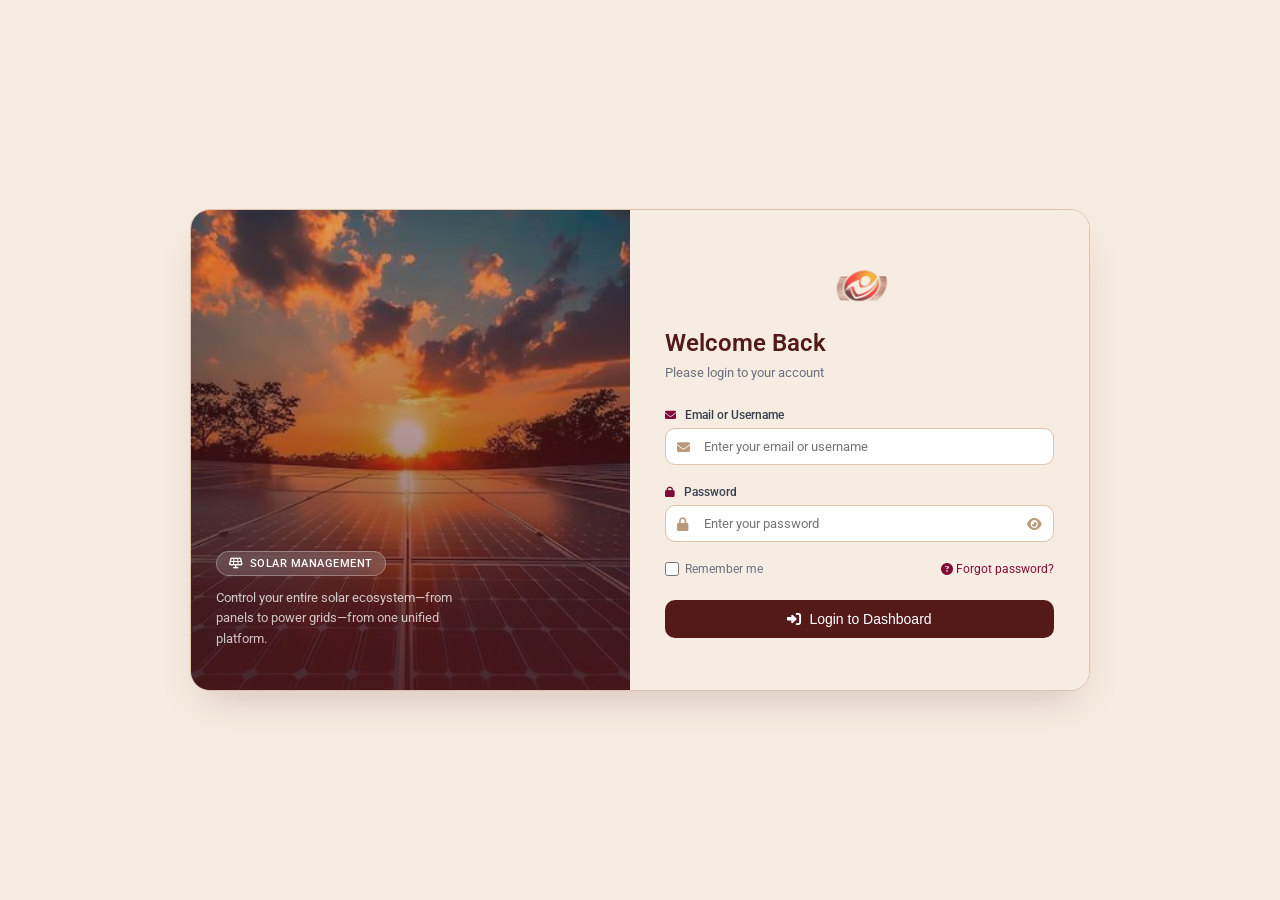
<file: index.html>
<!DOCTYPE html>
<html lang="en">

<head>
    <meta charset="UTF-8">
    <meta name="viewport" content="width=device-width, initial-scale=1.0">
    <title>Sun Greaves EcoTech Software</title>
    <link rel="stylesheet" href="https://cdnjs.cloudflare.com/ajax/libs/font-awesome/6.5.1/css/all.min.css">
    <link href="https://fonts.googleapis.com/css2?family=Roboto:wght@300;400;500;700&display=swap" rel="stylesheet">
    <link rel="icon" href="/favicon.ico" sizes="any" />
    <link rel="icon" type="image/png" sizes="32x32" href="/img/logo.webp" />
    <link rel="icon" type="image/png" sizes="192x192" href="/img/logo.webp" />
    <link rel="apple-touch-icon" href="/img/logo.webp" />
    <meta name="theme-color" content="#541A1A" />
    
    <style>
        * { margin: 0; padding: 0; box-sizing: border-box; }

        body {
            font-family: 'Roboto', sans-serif;
            background-color: #F7ECE1;
            min-height: 100vh;
            display: flex;
            align-items: center;
            justify-content: center;
        }

        .login-container { display: flex; align-items: center; justify-content: center; min-height: 100vh; padding: 20px; width: 100%; }

        .login-card {
            background: white; border-radius: 20px; width: 100%; max-width: 900px; display: flex; overflow: hidden;
            box-shadow: 0 20px 40px -12px rgba(84, 26, 26, 0.18); border: 1.5px solid #DCC3AA;
        }

        .brand-side {
            flex: 1; background-image: url('/img/solar.jpg'); background-size: cover; background-position: center;
            background-repeat: no-repeat; padding: 40px 25px; display: flex; flex-direction: column;
            justify-content: flex-end; align-items: flex-start; position: relative; overflow: hidden; min-height: 480px;
        }
        .brand-side::before {
            content: ''; position: absolute; inset: 0;
            background: linear-gradient(to bottom, rgba(84,26,26,0.15) 0%, rgba(84,26,26,0.55) 60%, rgba(84,26,26,0.8) 100%);
            pointer-events: none; z-index: 0;
        }
        .brand-content { position: relative; z-index: 1; }
        .brand-badge {
            display: inline-flex; align-items: center; gap: 6px; background: rgba(255,255,255,0.15);
            border: 1px solid rgba(255,255,255,0.3); backdrop-filter: blur(6px); color: #fff; font-size: 11px;
            font-weight: 500; padding: 5px 12px; border-radius: 20px; margin-bottom: 12px; letter-spacing: 0.5px; text-transform: uppercase;
        }
        .brand-subtitle { color: rgba(255,255,255,0.75); font-size: 13px; line-height: 1.6; max-width: 260px; }

        .form-side { flex: 1; padding: 45px 35px; display: flex; flex-direction: column; justify-content: center; background: #F7ECE1; }
        .form-side h2 { color: #541A1A; font-size: 24px; font-weight: 600; margin-bottom: 8px; }
        .form-side .welcome-text { color: #6b7280; font-size: 13px; margin-bottom: 28px; }

        .form-group { margin-bottom: 20px; }
        .form-group label { display: block; margin-bottom: 6px; font-size: 12px; font-weight: 500; color: #374151; }
        .form-group label i { margin-right: 6px; color: #810B38; font-size: 11px; }

        .input-wrapper { position: relative; }
        .input-wrapper i { position: absolute; left: 12px; top: 50%; transform: translateY(-50%); color: #B9997C; font-size: 13px; }

        .form-control {
            width: 100%; padding: 10px 12px 10px 38px; border: 1.5px solid #DCC3AA; border-radius: 10px; font-size: 13px;
            transition: all 0.3s ease; font-family: 'Roboto', sans-serif; background: #fff; color: #1F2937;
        }
        .form-control:hover { border-color: #B9997C; box-shadow: 0 2px 6px rgba(84,26,26,0.08); }
        .form-control:focus { outline: none; border-color: #541A1A; box-shadow: 0 0 0 2px rgba(84,26,26,0.15); }

        .password-wrapper { position: relative; }
        .password-toggle { position: absolute; right: 12px; top: 50%; transform: translateY(-50%); cursor: pointer; color: #B9997C; font-size: 13px; }
        .password-toggle:hover { color: #541A1A; }

        .form-options { display: flex; justify-content: space-between; align-items: center; margin-bottom: 24px; }
        .checkbox-label { display: flex; align-items: center; gap: 6px; font-size: 12px; color: #6b7280; cursor: pointer; }
        .checkbox-label input { width: 14px; height: 14px; cursor: pointer; accent-color: #541A1A; }
        .forgot-link { font-size: 12px; color: #810B38; text-decoration: none; transition: color 0.3s; cursor: pointer; }
        .forgot-link:hover { text-decoration: underline; color: #541A1A; }

        .btn-primary {
            width: 100%; padding: 11px; background: #541A1A; color: white; border: none; border-radius: 10px; font-size: 14px;
            font-weight: 500; cursor: pointer; transition: all 0.2s ease; display: flex; align-items: center; justify-content: center; gap: 8px;
        }
        .btn-primary:hover { background: #810B38; transform: translateY(-1px); }
        .btn-primary:active { transform: scale(0.97); transition: transform 0.1s ease; }
        .btn-primary:not(.loading):active { animation: btnBounce 0.35s ease; }
        @keyframes btnBounce { 0% { transform: scale(0.97); } 50% { transform: scale(1.02); } 100% { transform: scale(1); } }

        .alert { padding: 10px; border-radius: 10px; margin-bottom: 20px; font-size: 12px; display: flex; align-items: center; gap: 8px; }
        .alert-error { background: #FFE4E6; color: #9F1239; border: 1px solid #FBCFE0; }
        .alert-success { background: #D1FAE5; color: #047857; border: 1px solid #A7F3D0; }
        .alert i { font-size: 12px; }

        .btn-primary.loading { opacity: 0.7; cursor: not-allowed; }
        .btn-primary.loading i { animation: spin 1s linear infinite; }
        @keyframes spin { from { transform: rotate(0deg); } to { transform: rotate(360deg); } }

        @media (max-width: 768px) {
            .login-card { flex-direction: column; max-width: 400px; }
            .brand-side { min-height: 220px; padding: 24px; justify-content: flex-end; }
            .form-side { padding: 30px; }
        }

        @keyframes fadeIn { from { opacity: 0; } to { opacity: 1; } }
        @keyframes fadeOut { from { opacity: 1; } to { opacity: 0; } }
        @keyframes slideUp { from { transform: translateY(30px); opacity: 0; } to { transform: translateY(0); opacity: 1; } }
        @keyframes progressShrink { from { width: 100%; } to { width: 0%; } }

        .forgot-overlay {
            position: fixed; inset: 0; background: rgba(84,26,26,0.55); backdrop-filter: blur(4px); display: flex;
            align-items: center; justify-content: center; z-index: 9999; animation: fadeIn 0.25s ease;
            font-family: 'Roboto', sans-serif; padding: 16px;
        }
        .forgot-modal {
            background: white; border-radius: 20px; max-width: 420px; width: 100%; padding: 32px 28px;
            box-shadow: 0 25px 50px -12px rgba(0,0,0,0.3); animation: slideUp 0.3s cubic-bezier(0.34,1.56,0.64,1); border-top: 4px solid #541A1A;
        }
        .forgot-modal h3 { font-size: 20px; font-weight: 700; color: #541A1A; margin-bottom: 6px; }
        .forgot-modal .sub-text { font-size: 13px; color: #6b7280; margin-bottom: 20px; }
        .forgot-modal .form-group { margin-bottom: 18px; }
        .forgot-modal .modal-actions { display: flex; justify-content: flex-end; gap: 10px; margin-top: 8px; }
        .forgot-modal .btn-secondary {
            background: transparent; border: 1px solid #DCC3AA; color: #541A1A; padding: 8px 16px; border-radius: 8px;
            font-size: 13px; font-weight: 500; cursor: pointer; transition: all 0.2s;
        }
        .forgot-modal .btn-secondary:hover { background: #F7ECE1; }
        .forgot-modal .btn-primary.small { width: auto; padding: 8px 20px; font-size: 13px; }
        .forgot-modal .alert { margin-top: 10px; margin-bottom: 0; }

        .brand-logo-area { display: flex; justify-content: center; margin-bottom: 20px; }
        .brand-logo-area img { max-height: 48px; width: auto; object-fit: contain; }
    </style>
</head>

<body>
    <div class="login-container">
        <div class="login-card">

            <div class="brand-side">
                <div class="brand-content">
                    <div class="brand-badge"><i class="fas fa-solar-panel"></i> Solar Management</div>
                    <div class="brand-subtitle">
                        Control your entire solar ecosystem—from panels to power grids—from one unified platform.
                    </div>
                </div>
            </div>

            <div class="form-side">
                <div class="brand-logo-area">
                    <img id="companyLogo" src="img/logo.webp" alt="Company Logo" onerror="this.style.display='none'">
                </div>

                <h2>Welcome Back</h2>
                <div class="welcome-text">Please login to your account</div>

                <form id="loginForm" novalidate>
                    <div class="form-group">
                        <label for="email"><i class="fas fa-envelope"></i> Email or Username</label>
                        <div class="input-wrapper">
                            <i class="fas fa-envelope"></i>
                            <input type="text" id="email" class="form-control" required autocomplete="username"
                                placeholder="Enter your email or username">
                        </div>
                    </div>

                    <div class="form-group">
                        <label for="password"><i class="fas fa-lock"></i> Password</label>
                        <div class="password-wrapper">
                            <i class="fas fa-lock" style="left:12px;position:absolute;top:50%;transform:translateY(-50%);z-index:1;color:#B9997C;font-size:13px;"></i>
                            <input type="password" id="password" class="form-control" required autocomplete="current-password"
                                placeholder="Enter your password" style="padding-right: 38px;">
                            <i class="fas fa-eye password-toggle" id="togglePassword"></i>
                        </div>
                    </div>

                    <div class="form-options">
                        <label class="checkbox-label">
                            <input type="checkbox" id="rememberMe"> Remember me
                        </label>
                        <a class="forgot-link" id="forgotLink"><i class="fas fa-question-circle"></i> Forgot password?</a>
                    </div>

                    <div id="loginError" class="alert alert-error" style="display: none;" role="alert">
                        <i class="fas fa-exclamation-triangle"></i>
                        <span id="errorMessage"></span>
                    </div>

                    <button type="submit" class="btn-primary" id="loginBtn">
                        <i class="fas fa-sign-in-alt"></i> Login to Dashboard
                    </button>
                </form>
            </div>

        </div>
    </div>

    <div id="forgotModalContainer"></div>

    <script src="/shared/logger.js"></script>
    <script src="/session.js" data-public="true"></script>
    <script>
        /* ---------------------------------------------------------------- logging + messages */

        /** AppLog is optional. NEVER pass the username, password or any token here. */
        function LOG(level, msg, data) { if (window.AppLog) window.AppLog[level]('AUTH', msg, data); }

        /** Friendly texts for backend error codes (the server message is used when no entry exists). */
        var FRIENDLY = {
            ACCOUNT_INACTIVE: 'Your account has been deactivated. Please contact your administrator.',
            PARTNER_INACTIVE: 'Your company account is inactive. Please contact your administrator.',
            ROLE_INACTIVE: 'Your role is no longer active. Please contact your administrator.',
            SCOPE_NOT_ALLOWED: 'Your account is not set up correctly. Please contact your administrator.',
            VALIDATION_ERROR: 'Please enter your email or username and your password.'
        };

        /* ---------------------------------------------------------------- backend calls */

        /** The backend answers { success, message, data, errorCode, errors }. */
        async function readBody(res) {
            try { return await res.json(); } catch (e) { return {}; }
        }

        /**
         * POST /api/auth/login   { email, password, rememberMe }
         * 200 -> returns body.data { token, accessToken, refreshToken, role, modules[], ... }
         * 401 -> returns null (wrong credentials, one generic answer)
         * 429 / 403 / 400 / 5xx / offline -> throws an Error with a friendly, user-facing message
         */
        async function authenticate(email, password, rememberMe) {
            let res;
            try {
                res = await fetch(window.API_BASE + '/api/auth/login', {
                    method: 'POST',
                    headers: { 'Content-Type': 'application/json', 'Accept': 'application/json' },
                    body: JSON.stringify({ email: email, password: password, rememberMe: !!rememberMe })
                });
            } catch (networkErr) {
                LOG('error', 'login failed: server unreachable');
                throw Object.assign(new Error('Cannot reach the server. Please check your connection and try again.'),
                    { userFacing: true });
            }

            const body = await readBody(res);

            if (res.status === 401) {
                LOG('warn', 'login failed', { status: 401, errorCode: body && body.errorCode });
                return null;
            }
            if (res.ok && body && body.data && body.data.token) return body.data;

            const code = body && body.errorCode;
            LOG('warn', 'login failed', { status: res.status, errorCode: code });
            let message;
            if (res.status === 429) {
                message = (body && body.message) || 'Too many failed attempts. Please wait a few minutes and try again.';
            } else if (FRIENDLY[code]) {
                message = FRIENDLY[code];
            } else if (res.status >= 500) {
                message = 'The server had a problem. Please try again in a moment.';
            } else {
                message = (body && body.message) || 'Sign in failed. Please try again.';
            }
            throw Object.assign(new Error(message), { userFacing: true });
        }

        /** POST /api/auth/forgot-password { identifier } - always answers with the same generic message. */
        async function requestPasswordReset(identifier) {
            let res;
            try {
                res = await fetch(window.API_BASE + '/api/auth/forgot-password', {
                    method: 'POST',
                    headers: { 'Content-Type': 'application/json', 'Accept': 'application/json' },
                    body: JSON.stringify({ identifier: identifier })
                });
            } catch (e) {
                LOG('error', 'forgot password failed: server unreachable');
                throw new Error('Cannot reach the server. Please try again later.');
            }
            const body = await readBody(res);
            if (!res.ok) {
                LOG('warn', 'forgot password failed', { status: res.status, errorCode: body && body.errorCode });
                const first = body && body.errors && body.errors[0] && body.errors[0].message;
                throw new Error(first || (body && body.message) || 'Could not send the reset link.');
            }
            LOG('info', 'forgot password requested');
            return (body && body.message) || 'If an account exists, a password reset link has been sent.';
        }

        function firstModulePath(session) {
            const mods = (session.modules || []).filter(m => m.path);
            const dash = mods.find(m => m.key === 'dashboard');
            return (dash || mods[0] || {}).path || '/dashboard/dashboard.html';
        }

        // Already logged in? Skip the login screen (a forced password change goes to its own page).
        (function () {
            const existing = Session.get();
            if (existing && existing.token && existing.modules && existing.modules.length) {
                window.location.replace(existing.mustChangePassword ? '/change-password.html' : firstModulePath(existing));
            }
        })();

        /* ---------------------------------------------------------------- DOM refs */
        const emailInput = document.getElementById('email');
        const passwordInput = document.getElementById('password');
        const rememberCheckbox = document.getElementById('rememberMe');
        const loginForm = document.getElementById('loginForm');
        const loginBtn = document.getElementById('loginBtn');
        const loginError = document.getElementById('loginError');
        const errorMessage = document.getElementById('errorMessage');
        const forgotLink = document.getElementById('forgotLink');
        const togglePassword = document.getElementById('togglePassword');
        let loginAlertTimer = null;

        // Remember me: only the e-mail/username is remembered, never the password.
        if (localStorage.getItem('rememberedEmail')) {
            emailInput.value = localStorage.getItem('rememberedEmail');
            rememberCheckbox.checked = true;
        }

        togglePassword.addEventListener('click', function () {
            passwordInput.type = passwordInput.type === 'password' ? 'text' : 'password';
            this.classList.toggle('fa-eye-slash');
        });

        function showLoginAlert(msg, kind) {
            clearTimeout(loginAlertTimer);
            loginError.className = 'alert ' + (kind === 'success' ? 'alert-success' : 'alert-error');
            loginError.querySelector('i').className = kind === 'success' ? 'fas fa-check-circle' : 'fas fa-exclamation-triangle';
            errorMessage.textContent = msg;
            loginError.style.display = 'flex';
            loginAlertTimer = setTimeout(() => { loginError.style.display = 'none'; }, kind === 'success' ? 8000 : 8000);
        }
        const showLoginError = msg => showLoginAlert(msg, 'error');

        // One-shot notice left by session.js / change-password / reset-password:
        // "session expired", "account deactivated", "password changed ...".
        (function showNotice() {
            try {
                const raw = sessionStorage.getItem('sqms_login_notice');
                if (!raw) return;
                sessionStorage.removeItem('sqms_login_notice');
                const n = JSON.parse(raw);
                if (n && n.message) {
                    showLoginAlert(n.message, n.kind === 'success' ? 'success' : 'error');
                    LOG('info', 'login page notice', { reason: n.reason || null });
                }
            } catch (e) { /* ignore */ }
        })();

        /* ---------------------------------------------------------------- overlays */
        function showOverlayMessage(type) {
            const existing = document.querySelector('.message-overlay');
            if (existing) existing.remove();

            const overlay = document.createElement('div');
            overlay.className = 'message-overlay';
            overlay.style.cssText = 'position:fixed;top:0;left:0;width:100%;height:100%;background:rgba(84,26,26,0.55);' +
                'backdrop-filter:blur(4px);display:flex;align-items:center;justify-content:center;z-index:9999;' +
                "animation:fadeIn 0.3s ease;font-family:'Roboto',sans-serif;";

            if (type === 'success') {
                overlay.innerHTML = `
                    <div style="background:white;border-radius:16px;padding:32px 40px;max-width:400px;width:90%;text-align:center;animation:slideUp 0.4s cubic-bezier(0.34,1.56,0.64,1);box-shadow:0 20px 40px rgba(84,26,26,0.3);border-top:4px solid #047857;">
                        <div style="width:70px;height:70px;border-radius:50%;background:#D1FAE5;color:#047857;display:flex;align-items:center;justify-content:center;margin:0 auto 20px;font-size:32px;"><i class="fas fa-check-circle"></i></div>
                        <h3 style="font-size:20px;font-weight:700;margin-bottom:12px;color:#541A1A;">Authentication Successful</h3>
                        <p style="font-size:13px;color:#6b7280;line-height:1.5;margin-bottom:20px;">Welcome back! You have successfully logged into the Solar Management.</p>
                        <div style="font-size:11px;color:#9CA3AF;display:flex;align-items:center;justify-content:center;gap:6px;margin-top:16px;padding-top:16px;border-top:1px solid #E9D9C6;"><i class="fas fa-clock"></i> Redirecting to dashboard...</div>
                        <div style="width:100%;height:3px;background:#E9D9C6;border-radius:3px;overflow:hidden;margin-top:20px;"><div style="width:100%;height:100%;background:#047857;animation:progressShrink 1.5s linear forwards;"></div></div>
                    </div>`;
            } else {
                overlay.innerHTML = `
                    <div style="background:white;border-radius:16px;padding:32px 40px;max-width:400px;width:90%;text-align:center;animation:slideUp 0.4s cubic-bezier(0.34,1.56,0.64,1);box-shadow:0 20px 40px rgba(84,26,26,0.3);border-top:4px solid #E11D48;">
                        <div style="width:70px;height:70px;border-radius:50%;background:#FFE4E6;color:#E11D48;display:flex;align-items:center;justify-content:center;margin:0 auto 20px;font-size:32px;"><i class="fas fa-lock"></i></div>
                        <h3 style="font-size:20px;font-weight:700;margin-bottom:12px;color:#541A1A;">Authentication Failed</h3>
                        <p style="font-size:13px;color:#6b7280;line-height:1.5;margin-bottom:20px;">The email / username or password you entered is incorrect. Please verify your credentials and try again.</p>
                        <div style="background:#FEF3C7;border-radius:8px;padding:12px;margin:16px 0;text-align:left;font-size:11px;color:#B45309;">
                            <div style="margin:6px 0;display:flex;gap:8px;"><i class="fas fa-envelope"></i> Use your registered email or username</div>
                            <div style="margin:6px 0;display:flex;gap:8px;"><i class="fas fa-key"></i> Passwords are case-sensitive</div>
                        </div>
                        <button id="tryAgainBtn" style="background:#541A1A;color:white;border:none;padding:8px 20px;border-radius:8px;font-size:12px;font-weight:500;cursor:pointer;margin-top:16px;transition:all 0.2s;">Try Again</button>
                    </div>`;
            }
            document.body.appendChild(overlay);

            if (type !== 'success') {
                const tryBtn = overlay.querySelector('#tryAgainBtn');
                tryBtn.onmouseover = () => tryBtn.style.background = '#810B38';
                tryBtn.onmouseout = () => tryBtn.style.background = '#541A1A';
                tryBtn.onclick = () => { overlay.remove(); passwordInput.focus(); };
            }
        }

        /* ---------------------------------------------------------------- login submit */
        loginForm.addEventListener('submit', async (e) => {
            e.preventDefault();

            const email = emailInput.value.trim();
            const password = passwordInput.value;          // do not trim: spaces may be part of a password

            if (!email || !password) {
                showLoginError('Please enter both email and password');
                return;
            }

            loginBtn.classList.add('loading');
            loginBtn.disabled = true;
            loginBtn.innerHTML = '<i class="fas fa-spinner"></i> Logging in...';
            loginError.style.display = 'none';

            const resetButton = () => {
                loginBtn.classList.remove('loading');
                loginBtn.disabled = false;
                loginBtn.innerHTML = '<i class="fas fa-sign-in-alt"></i> Login to Dashboard';
            };

            try {
                const resp = await authenticate(email, password, rememberCheckbox.checked);

                if (!resp) {
                    showOverlayMessage('error');
                    resetButton();
                    passwordInput.value = '';
                    return;
                }

                if (rememberCheckbox.checked) localStorage.setItem('rememberedEmail', email);
                else localStorage.removeItem('rememberedEmail');

                // Stores token + refreshToken + user + modules + permissions (see session.js).
                // "Remember me" keeps the session across browser restarts (30 day refresh token on the server).
                const session = Session.save(resp, rememberCheckbox.checked);

                // First login / password reset by an admin: must set a new password before anything else.
                if (session.mustChangePassword) {
                    LOG('info', 'login ok, password change required');
                    window.location.href = '/change-password.html';
                    return;
                }

                if (!session.modules.length) {
                    Session.clear();
                    LOG('warn', 'login blocked: no modules assigned');
                    showLoginError('Your account has no modules assigned. Please contact the administrator.');
                    resetButton();
                    return;
                }

                LOG('info', 'login ok');
                showOverlayMessage('success');
                setTimeout(() => { window.location.href = firstModulePath(session); }, 1500);
            } catch (err) {
                console.error('Login failed:', err);
                showLoginError(err && err.userFacing ? err.message : 'Unable to sign in right now. Please try again in a moment.');
                resetButton();
            }
        });

        /* ---------------------------------------------------------------- forgot password */
        function closeForgotModal() {
            document.getElementById('forgotModalContainer').innerHTML = '';
            document.removeEventListener('keydown', onForgotKey);
        }
        function onForgotKey(e) { if (e.key === 'Escape') closeForgotModal(); }

        function openForgotModal() {
            const container = document.getElementById('forgotModalContainer');
            container.innerHTML = '';

            const overlay = document.createElement('div');
            overlay.className = 'forgot-overlay';
            overlay.innerHTML = `
                <div class="forgot-modal">
                    <h3><i class="fas fa-key" style="color:#810B38;margin-right:8px;"></i>Reset Password</h3>
                    <p class="sub-text">Enter your email or username and we'll send you a reset link.</p>
                    <div class="form-group">
                        <label for="resetEmail"><i class="fas fa-envelope"></i> Email / Username</label>
                        <div class="input-wrapper">
                            <i class="fas fa-user"></i>
                            <input type="text" id="resetEmail" class="form-control" placeholder="Enter your email or username">
                        </div>
                    </div>
                    <div id="resetError" class="alert alert-error" style="display:none;">
                        <i class="fas fa-exclamation-triangle"></i><span id="resetErrorMsg"></span>
                    </div>
                    <div class="modal-actions">
                        <button class="btn-secondary" id="cancelResetBtn" type="button">Cancel</button>
                        <button class="btn-primary small" id="sendResetBtn" type="button"><i class="fas fa-paper-plane"></i> Send Reset Link</button>
                    </div>
                </div>`;
            container.appendChild(overlay);

            const resetEmail = document.getElementById('resetEmail');
            const resetError = document.getElementById('resetError');
            const resetErrorMsg = document.getElementById('resetErrorMsg');
            const sendBtn = document.getElementById('sendResetBtn');

            // Pre-fill with whatever was typed on the login form.
            resetEmail.value = emailInput.value.trim();
            resetEmail.focus();

            function showResetError(msg) {
                resetErrorMsg.textContent = msg;
                resetError.style.display = 'flex';
            }

            async function send() {
                const val = resetEmail.value.trim();
                if (!val) { showResetError('Please enter your email or username.'); return; }
                resetError.style.display = 'none';

                sendBtn.disabled = true;
                sendBtn.classList.add('loading');
                sendBtn.innerHTML = '<i class="fas fa-spinner"></i> Sending...';
                try {
                    const message = await requestPasswordReset(val);
                    closeForgotModal();
                    showLoginAlert(message, 'success');
                } catch (err) {
                    showResetError(err.message);
                    sendBtn.disabled = false;
                    sendBtn.classList.remove('loading');
                    sendBtn.innerHTML = '<i class="fas fa-paper-plane"></i> Send Reset Link';
                }
            }

            sendBtn.addEventListener('click', send);
            resetEmail.addEventListener('keydown', e => { if (e.key === 'Enter') { e.preventDefault(); send(); } });
            document.getElementById('cancelResetBtn').addEventListener('click', closeForgotModal);
            overlay.addEventListener('click', e => { if (e.target === overlay) closeForgotModal(); });
            document.addEventListener('keydown', onForgotKey);
        }

        forgotLink.addEventListener('click', e => { e.preventDefault(); openForgotModal(); });
    </script>
</body>

</html>
</file>
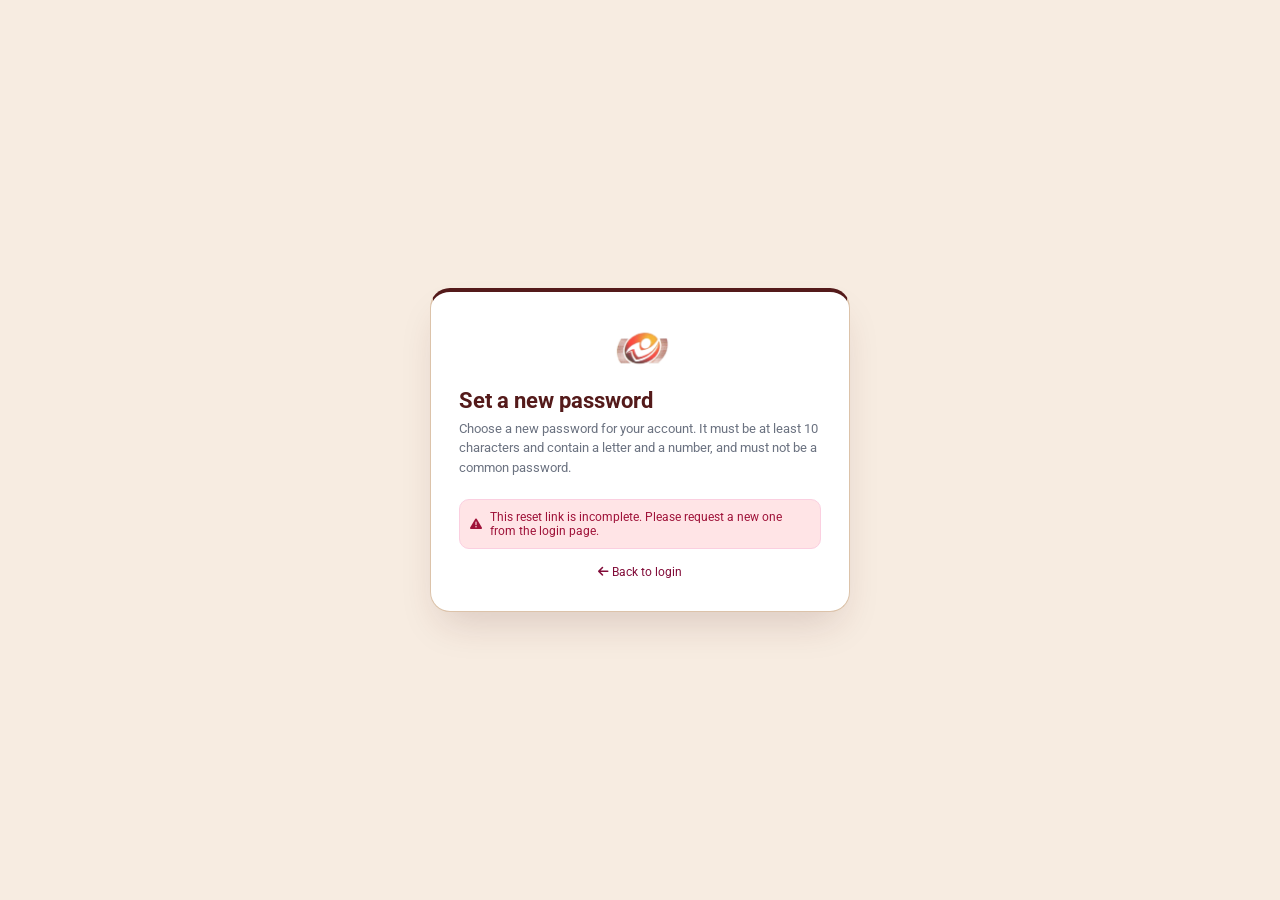
<file: reset-password.html>
<!DOCTYPE html>
<html lang="en">
<head>
    <meta charset="UTF-8">
    <meta name="viewport" content="width=device-width, initial-scale=1.0">
    <!-- the link carries the reset token: never leak it through the Referer header -->
    <meta name="referrer" content="no-referrer">
    <title>Sun Greaves EcoTech Software</title>
    <link rel="icon" href="/favicon.ico" sizes="any" />
    <link rel="icon" type="image/png" sizes="32x32" href="/img/logo.webp" />
    <link rel="icon" type="image/png" sizes="192x192" href="/img/logo.webp" />
    <link rel="apple-touch-icon" href="/img/logo.webp" />
    <meta name="theme-color" content="#541A1A" />
    <link rel="stylesheet" href="https://cdnjs.cloudflare.com/ajax/libs/font-awesome/6.5.1/css/all.min.css">
    <link href="https://fonts.googleapis.com/css2?family=Roboto:wght@300;400;500;700&display=swap" rel="stylesheet">
    <style>
        * { margin: 0; padding: 0; box-sizing: border-box; }
        body { font-family: 'Roboto', sans-serif; background: #F7ECE1; min-height: 100vh; display: flex; align-items: center; justify-content: center; padding: 20px; }
        .card { background: #fff; width: 100%; max-width: 420px; border-radius: 20px; border: 1.5px solid #DCC3AA; border-top: 4px solid #541A1A;
                box-shadow: 0 20px 40px -12px rgba(84,26,26,.18); padding: 32px 28px; }
        .logo { display: flex; justify-content: center; margin-bottom: 16px; }
        .logo img { max-height: 48px; width: auto; }
        h1 { color: #541A1A; font-size: 22px; font-weight: 700; margin-bottom: 6px; }
        .sub { color: #6b7280; font-size: 13px; margin-bottom: 22px; line-height: 1.5; }
        .group { margin-bottom: 16px; }
        label { display: block; font-size: 12px; font-weight: 500; color: #374151; margin-bottom: 6px; }
        .wrap { position: relative; }
        .wrap > i.lead { position: absolute; left: 12px; top: 50%; transform: translateY(-50%); color: #B9997C; font-size: 13px; }
        .wrap > i.eye { position: absolute; right: 12px; top: 50%; transform: translateY(-50%); color: #B9997C; font-size: 13px; cursor: pointer; }
        .wrap > i.eye:hover { color: #541A1A; }
        input { width: 100%; padding: 10px 38px; border: 1.5px solid #DCC3AA; border-radius: 10px; font: inherit; font-size: 13px; color: #1F2937; background: #fff; }
        input:focus { outline: none; border-color: #541A1A; box-shadow: 0 0 0 2px rgba(84,26,26,.15); }
        .hint { font-size: 11px; color: #6b7280; margin-top: 6px; }
        .alert { display: none; align-items: center; gap: 8px; padding: 10px; border-radius: 10px; font-size: 12px; margin-bottom: 16px; }
        .alert.error { background: #FFE4E6; color: #9F1239; border: 1px solid #FBCFE0; }
        .alert.ok { background: #D1FAE5; color: #047857; border: 1px solid #A7F3D0; }
        button.primary { width: 100%; padding: 11px; border: 0; border-radius: 10px; background: #541A1A; color: #fff; font: inherit; font-size: 14px; font-weight: 500;
                         cursor: pointer; display: flex; align-items: center; justify-content: center; gap: 8px; transition: background .2s; }
        button.primary:hover { background: #810B38; }
        button.primary:disabled { opacity: .7; cursor: not-allowed; }
        .back { display: block; text-align: center; margin-top: 16px; font-size: 12px; color: #810B38; text-decoration: none; }
        .back:hover { text-decoration: underline; }
        .hidden { display: none !important; }
    </style>
</head>
<body>
    <main class="card">
        <div class="logo"><img src="/img/logo.webp" alt="Company Logo" onerror="this.style.display='none'"></div>
        <h1>Set a new password</h1>
        <p class="sub" id="sub">Choose a new password for your account. It must be at least 10 characters and contain a letter and a number, and must not be a common password.</p>

        <div id="alert" class="alert" role="alert"><i class="fas fa-exclamation-triangle"></i><span id="alertMsg"></span></div>

        <form id="form" novalidate>
            <div class="group">
                <label for="pw">New password</label>
                <div class="wrap">
                    <i class="fas fa-lock lead"></i>
                    <input type="password" id="pw" autocomplete="new-password" placeholder="Enter new password" required>
                    <i class="fas fa-eye eye" data-for="pw" role="button" aria-label="Show password"></i>
                </div>
            </div>
            <div class="group">
                <label for="pw2">Confirm password</label>
                <div class="wrap">
                    <i class="fas fa-lock lead"></i>
                    <input type="password" id="pw2" autocomplete="new-password" placeholder="Re-enter new password" required>
                    <i class="fas fa-eye eye" data-for="pw2" role="button" aria-label="Show password"></i>
                </div>
            </div>
            <button type="submit" class="primary" id="btn"><i class="fas fa-key"></i> Reset password</button>
        </form>

        <a class="back" href="/index.html"><i class="fas fa-arrow-left"></i> Back to login</a>
    </main>

    <script src="/shared/logger.js"></script>
    <!-- public mode: only defines API_BASE (http://<this host>:8091) -->
    <script src="/session.js" data-public="true"></script>
    <script>
        (function () {
            /** AppLog is optional. Never log the token or the password. */
            function LOG(level, msg, data) { if (window.AppLog) window.AppLog[level]('AUTH', msg, data); }

            var token = new URLSearchParams(location.search).get('token') || '';
            // Take the token out of the address bar / history right away: for the next minutes it works like a password.
            try { if (token) history.replaceState(null, '', location.pathname); } catch (e) {}

            var form = document.getElementById('form'), btn = document.getElementById('btn');
            var alertBox = document.getElementById('alert'), alertMsg = document.getElementById('alertMsg');
            var pw = document.getElementById('pw'), pw2 = document.getElementById('pw2');

            function show(msg, kind) {
                alertBox.className = 'alert ' + kind;
                alertBox.querySelector('i').className = kind === 'ok' ? 'fas fa-check-circle' : 'fas fa-exclamation-triangle';
                alertMsg.textContent = msg;
                alertBox.style.display = 'flex';
            }

            document.querySelectorAll('i.eye').forEach(function (eye) {
                eye.addEventListener('click', function () {
                    var input = document.getElementById(eye.getAttribute('data-for'));
                    input.type = input.type === 'password' ? 'text' : 'password';
                    eye.classList.toggle('fa-eye-slash');
                });
            });

            if (!token) {
                LOG('warn', 'reset page opened without a token');
                form.classList.add('hidden');
                show('This reset link is incomplete. Please request a new one from the login page.', 'error');
                return;
            }

            form.addEventListener('submit', function (e) {
                e.preventDefault();
                alertBox.style.display = 'none';
                var a = pw.value, b = pw2.value;

                if (a.length < 10 || !/[A-Za-z]/.test(a) || !/\d/.test(a)) {
                    return show('Password must be at least 10 characters and contain a letter and a number.', 'error');
                }
                if (a !== b) return show('New password and confirm password do not match.', 'error');

                btn.disabled = true;
                btn.innerHTML = '<i class="fas fa-spinner fa-spin"></i> Saving...';

                fetch(window.API_BASE + '/api/auth/reset-password', {
                    method: 'POST',
                    headers: { 'Content-Type': 'application/json', 'Accept': 'application/json' },
                    body: JSON.stringify({ token: token, newPassword: a, confirmPassword: b })
                }).then(function (res) {
                    return res.json().catch(function () { return {}; }).then(function (body) {
                        if (!res.ok || body.success === false) {
                            var first = body.errors && body.errors[0] && body.errors[0].message;
                            var err = new Error(body.message || first || 'Could not reset the password.');
                            err.status = res.status; err.errorCode = body.errorCode;
                            throw err;
                        }
                        LOG('info', 'password reset ok');
                        form.classList.add('hidden');
                        document.getElementById('sub').classList.add('hidden');
                        show(body.message || 'Password reset successful. Redirecting to login...', 'ok');
                        try {
                            sessionStorage.setItem('sqms_login_notice', JSON.stringify({
                                kind: 'success', message: 'Password updated. Please sign in with your new password.' }));
                        } catch (x) {}
                        setTimeout(function () { location.href = '/index.html'; }, 2500);
                    });
                }).catch(function (err) {
                    LOG('warn', 'password reset failed', { status: err.status || null, errorCode: err.errorCode || null });
                    if (err.errorCode === 'INVALID_RESET_TOKEN') {
                        // the link is dead: retyping the password cannot help
                        form.classList.add('hidden');
                        show('This reset link has expired or was already used. Go back to the login page and choose "Forgot password" to get a new one.', 'error');
                        return;
                    }
                    // a weak password does NOT use up the link: the person can simply try again
                    show(err instanceof TypeError ? 'Cannot reach the server. Please try again later.' : err.message, 'error');
                    btn.disabled = false;
                    btn.innerHTML = '<i class="fas fa-key"></i> Reset password';
                });
            });
        })();
    </script>
</body>
</html>
</file>
